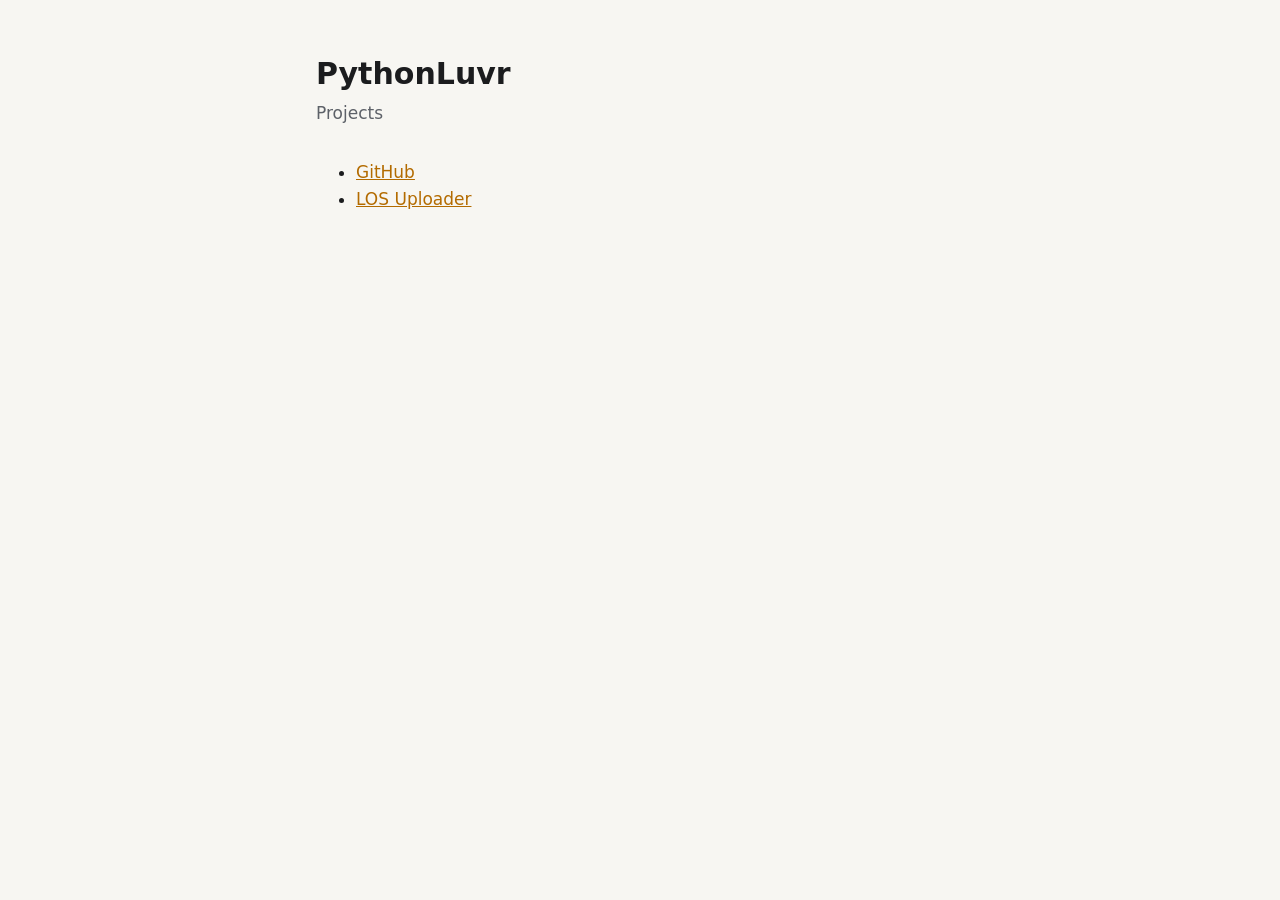
<file: index.html>
<!doctype html>
<html lang="en"><head><meta charset="utf-8"><meta name="viewport" content="width=device-width,initial-scale=1">
<meta name="google-site-verification" content="0ZnL0hxcAXU8mAOI3kePn8uZyVg3oJtUDfEeBtRBSt4" />
<title>PythonLuvr</title><link rel="stylesheet" href="los-uploader/style.css"></head>
<body><main><h1>PythonLuvr</h1><p class="sub">Projects</p>
<ul><li><a href="https://github.com/PythonLuvr">GitHub</a></li><li><a href="los-uploader/">LOS Uploader</a></li></ul>
</main></body></html>
</file>
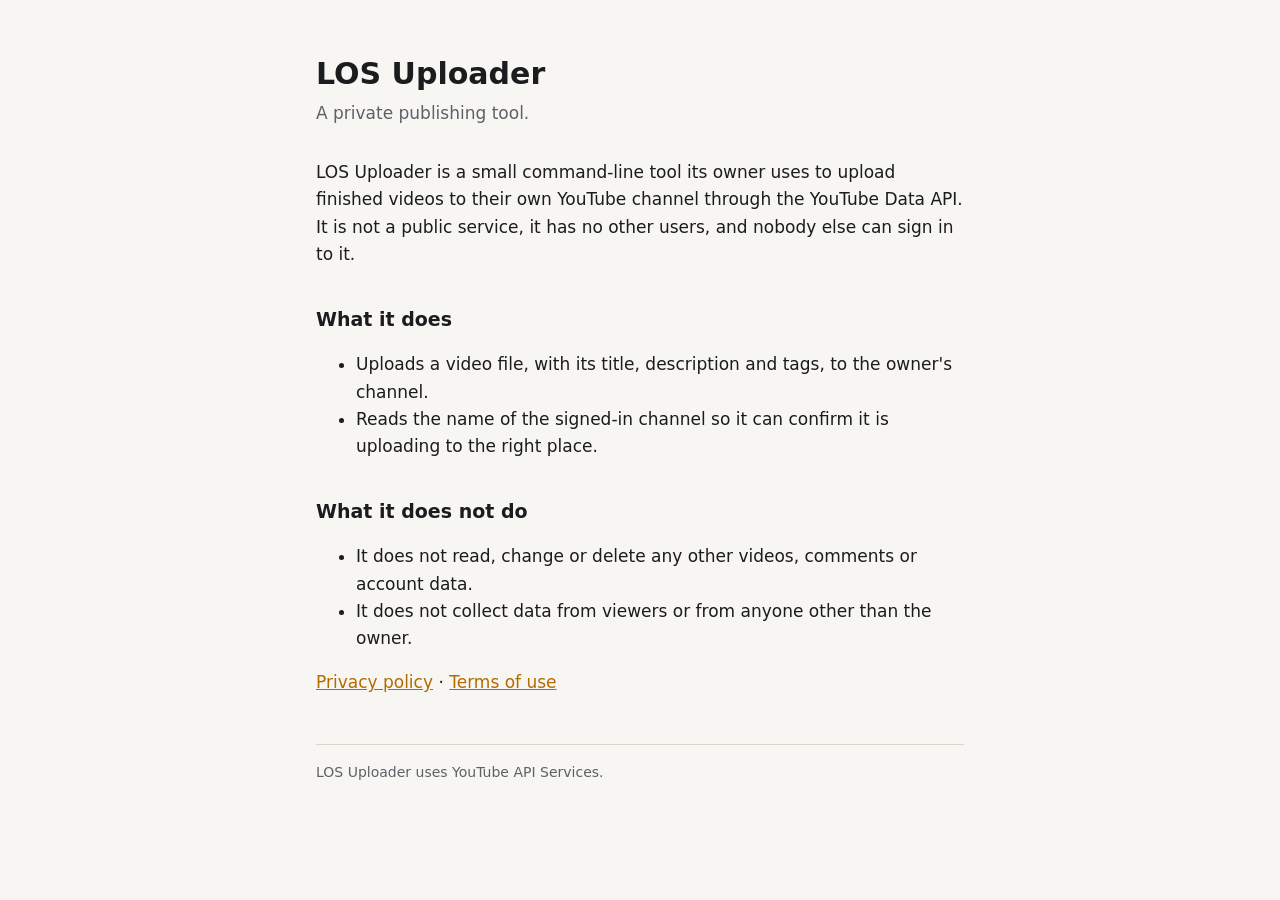
<file: los-uploader/index.html>
<!doctype html>
<html lang="en"><head><meta charset="utf-8"><meta name="viewport" content="width=device-width,initial-scale=1">
<title>LOS Uploader</title><link rel="stylesheet" href="style.css"></head>
<body><main>
<h1>LOS Uploader</h1>
<p class="sub">A private publishing tool.</p>
<p>LOS Uploader is a small command-line tool its owner uses to upload finished videos to their own YouTube channel through the YouTube Data API. It is not a public service, it has no other users, and nobody else can sign in to it.</p>
<h2>What it does</h2>
<ul>
<li>Uploads a video file, with its title, description and tags, to the owner's channel.</li>
<li>Reads the name of the signed-in channel so it can confirm it is uploading to the right place.</li>
</ul>
<h2>What it does not do</h2>
<ul>
<li>It does not read, change or delete any other videos, comments or account data.</li>
<li>It does not collect data from viewers or from anyone other than the owner.</li>
</ul>
<p><a href="privacy.html">Privacy policy</a> · <a href="terms.html">Terms of use</a></p>
<footer>LOS Uploader uses YouTube API Services.</footer>
</main></body></html>
</file>
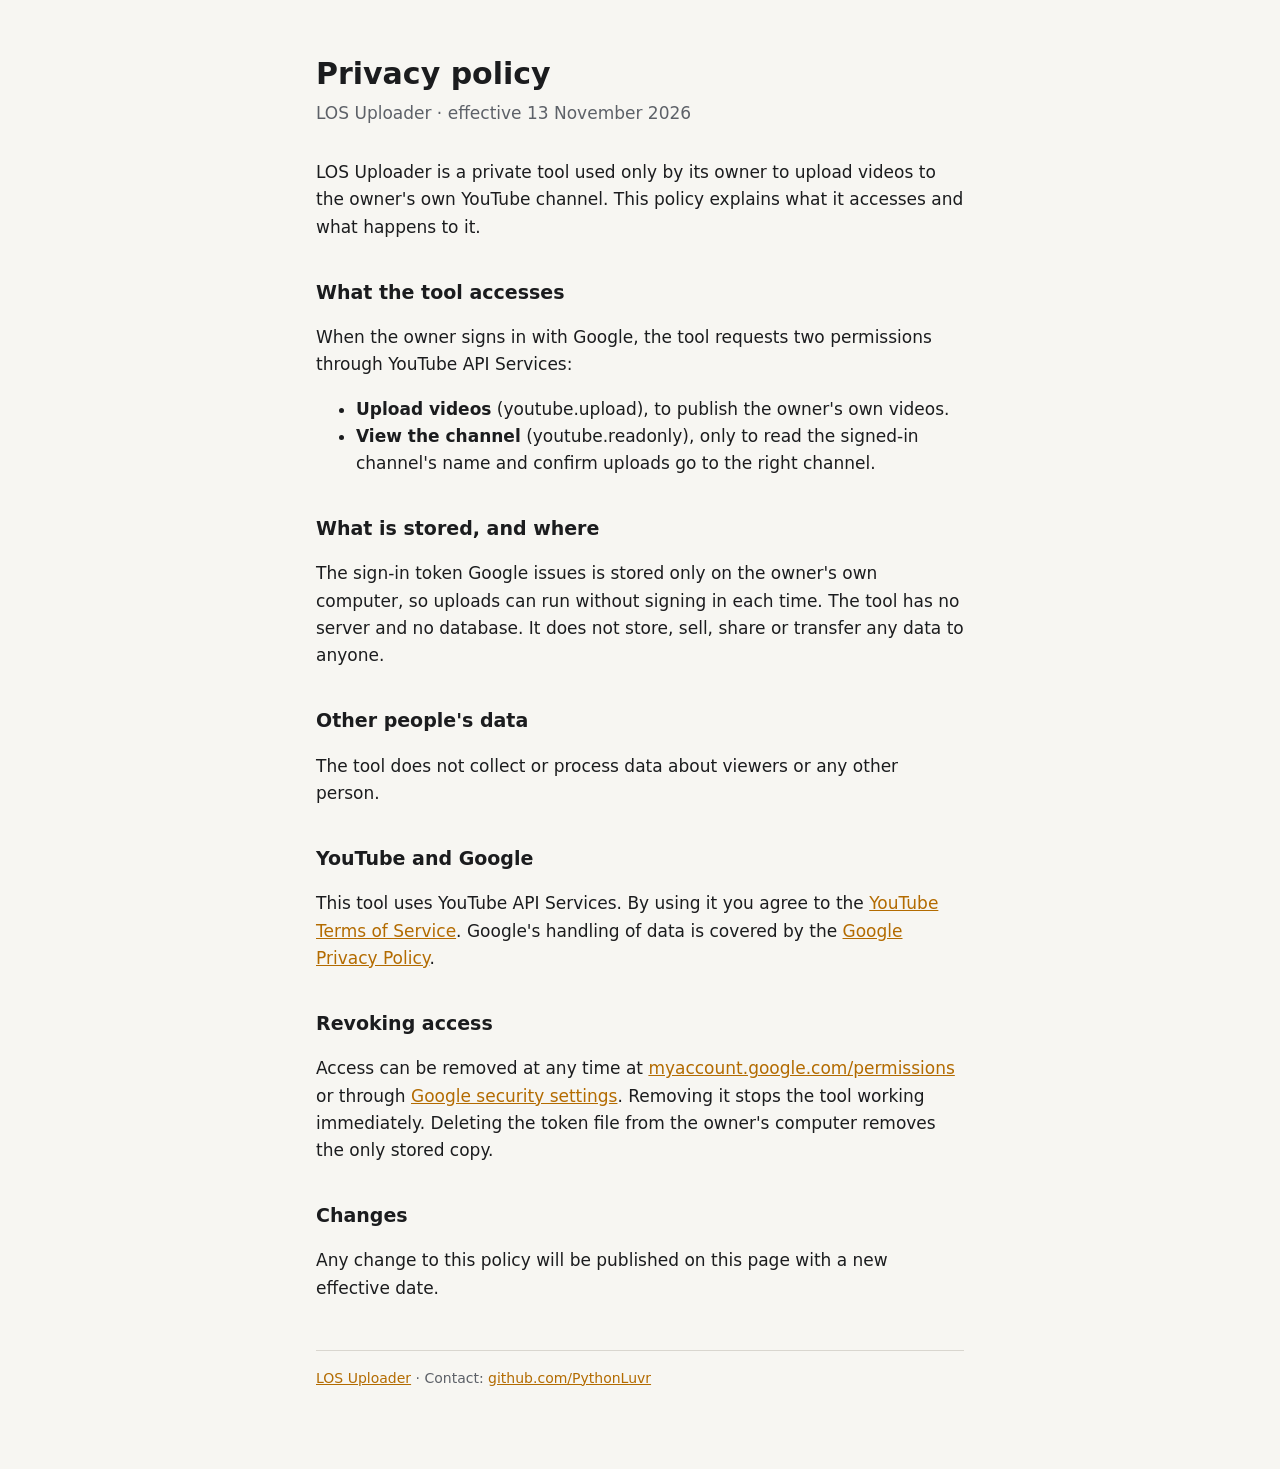
<file: los-uploader/privacy.html>
<!doctype html>
<html lang="en"><head><meta charset="utf-8"><meta name="viewport" content="width=device-width,initial-scale=1">
<title>LOS Uploader privacy policy</title><link rel="stylesheet" href="style.css"></head>
<body><main>
<h1>Privacy policy</h1>
<p class="sub">LOS Uploader · effective 13 November 2026</p>
<p>LOS Uploader is a private tool used only by its owner to upload videos to the owner's own YouTube channel. This policy explains what it accesses and what happens to it.</p>
<h2>What the tool accesses</h2>
<p>When the owner signs in with Google, the tool requests two permissions through YouTube API Services:</p>
<ul>
<li><strong>Upload videos</strong> (youtube.upload), to publish the owner's own videos.</li>
<li><strong>View the channel</strong> (youtube.readonly), only to read the signed-in channel's name and confirm uploads go to the right channel.</li>
</ul>
<h2>What is stored, and where</h2>
<p>The sign-in token Google issues is stored only on the owner's own computer, so uploads can run without signing in each time. The tool has no server and no database. It does not store, sell, share or transfer any data to anyone.</p>
<h2>Other people's data</h2>
<p>The tool does not collect or process data about viewers or any other person.</p>
<h2>YouTube and Google</h2>
<p>This tool uses YouTube API Services. By using it you agree to the <a href="https://www.youtube.com/t/terms">YouTube Terms of Service</a>. Google's handling of data is covered by the <a href="https://policies.google.com/privacy">Google Privacy Policy</a>.</p>
<h2>Revoking access</h2>
<p>Access can be removed at any time at <a href="https://myaccount.google.com/permissions">myaccount.google.com/permissions</a> or through <a href="https://security.google.com/settings/security/permissions">Google security settings</a>. Removing it stops the tool working immediately. Deleting the token file from the owner's computer removes the only stored copy.</p>
<h2>Changes</h2>
<p>Any change to this policy will be published on this page with a new effective date.</p>
<footer><a href="index.html">LOS Uploader</a> · Contact: <a href="https://github.com/PythonLuvr">github.com/PythonLuvr</a></footer>
</main></body></html>
</file>
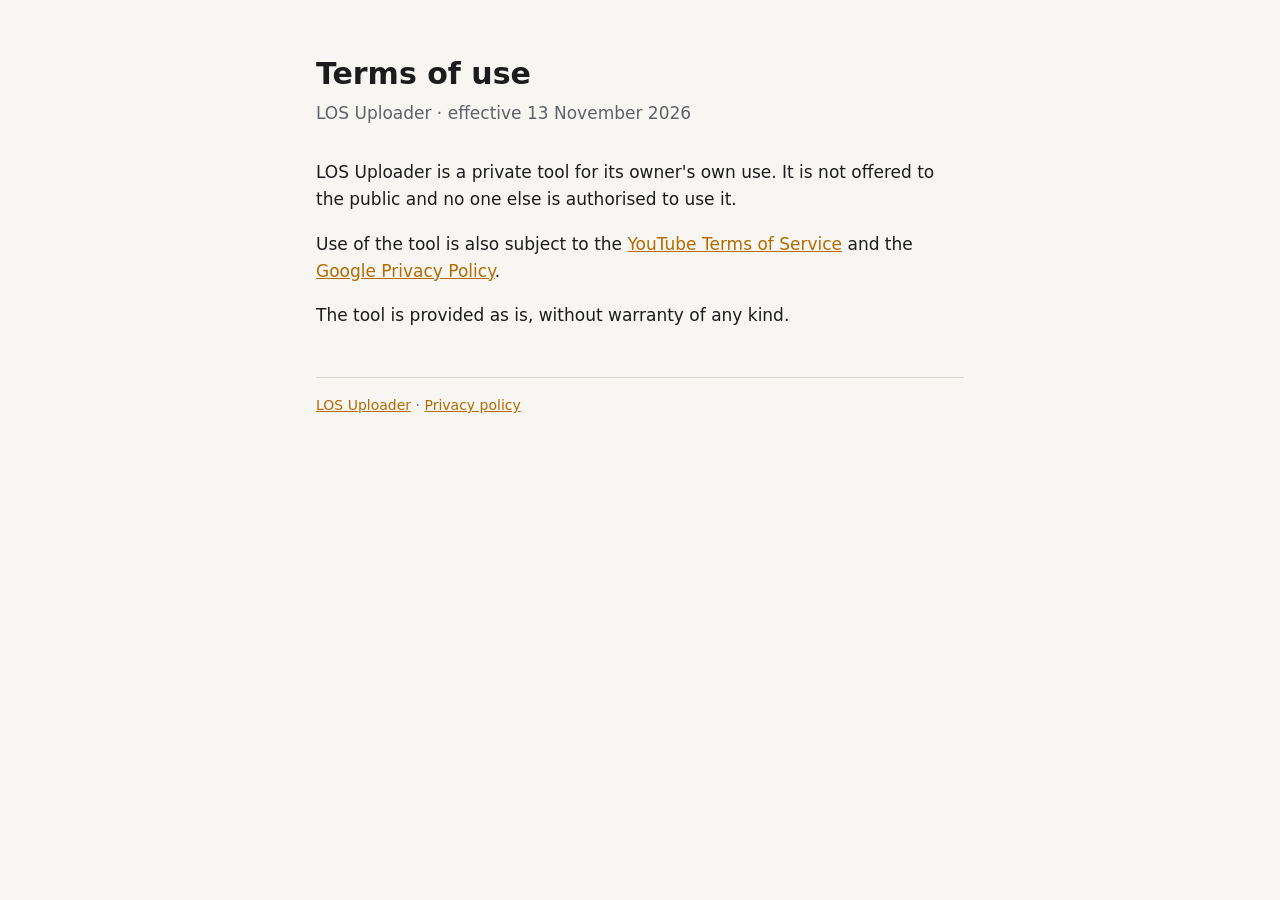
<file: los-uploader/terms.html>
<!doctype html>
<html lang="en"><head><meta charset="utf-8"><meta name="viewport" content="width=device-width,initial-scale=1">
<title>LOS Uploader terms of use</title><link rel="stylesheet" href="style.css"></head>
<body><main>
<h1>Terms of use</h1>
<p class="sub">LOS Uploader · effective 13 November 2026</p>
<p>LOS Uploader is a private tool for its owner's own use. It is not offered to the public and no one else is authorised to use it.</p>
<p>Use of the tool is also subject to the <a href="https://www.youtube.com/t/terms">YouTube Terms of Service</a> and the <a href="https://policies.google.com/privacy">Google Privacy Policy</a>.</p>
<p>The tool is provided as is, without warranty of any kind.</p>
<footer><a href="index.html">LOS Uploader</a> · <a href="privacy.html">Privacy policy</a></footer>
</main></body></html>
</file>
<file: los-uploader/style.css>
:root{--bg:#f7f6f2;--ink:#1b1c1e;--dim:#5d6168;--line:#d9d6cf;--accent:#b36b00}
@media (prefers-color-scheme:dark){:root{--bg:#0b0c0e;--ink:#ece6d8;--dim:#9a9ea5;--line:#26282c;--accent:#ffb000}}
*{box-sizing:border-box}body{margin:0;background:var(--bg);color:var(--ink);font:17px/1.6 system-ui,-apple-system,"Segoe UI",sans-serif}
main{max-width:680px;margin:0 auto;padding:56px 16px 80px}h1{font-size:30px;line-height:1.2;margin:0 0 8px}
h2{font-size:19px;margin:36px 0 8px}p,li{color:var(--ink)}.sub{color:var(--dim);margin:0 0 32px}
a{color:var(--accent)}footer{margin-top:48px;padding-top:16px;border-top:1px solid var(--line);color:var(--dim);font-size:14px}
</file>
